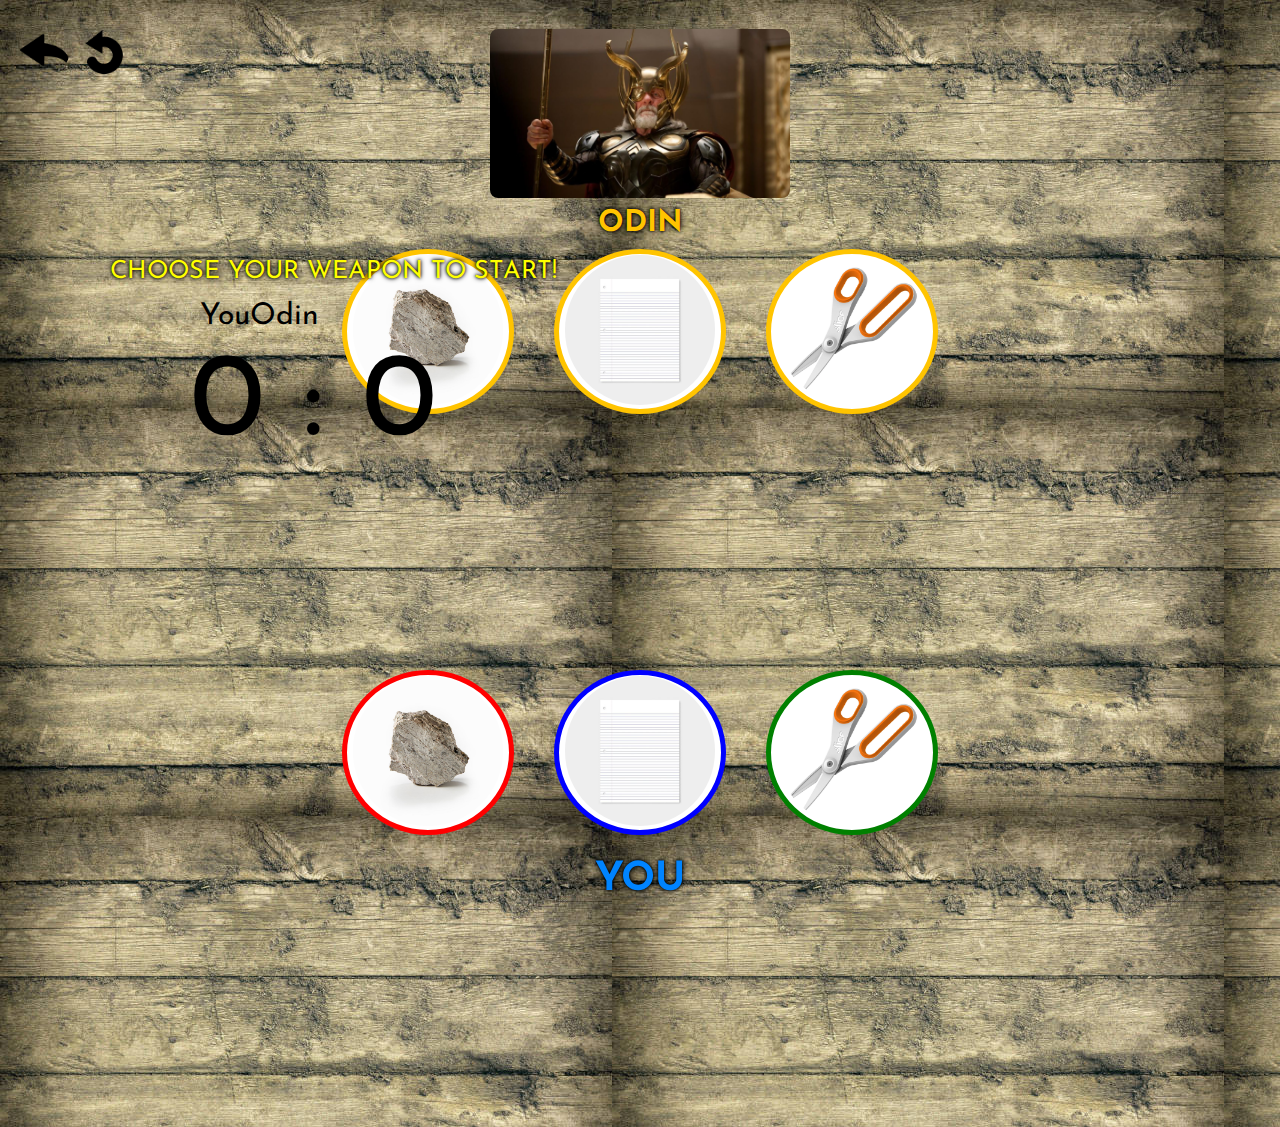
<file: game.html>
<!DOCTYPE html>
<html lang="en">
<head>
    <meta charset="UTF-8">
    <meta http-equiv="X-UA-Compatible" content="IE=edge">
    <meta name="viewport" content="width=device-width, initial-scale=1.0">
    <script src="script.js" defer></script>
    <link rel="stylesheet" href="src\style.css">
    <title>Rock Paper Scissor</title>
</head>
<body class="gameplaybackground">
    <a href="index.html"><img class="backlogo" src="src\340.png"></a>
    <button class="restartbutton"><img class="imagerestartbutton" src="src\restart-8.png"></button>

    <img class="odinphoto" src="src\odinphotogameplay.jpg">
    <p class="odinname">ODIN</p>
    
<div class="bars">
    <ul class="odinbar">
        <li><div class="border"><button class="gamebutton gamebuttonodin odingamebutton1"><img class ="Rock" src="src\rock.png" alt="Rock"></button></div></li>
        <li><div class="border"><button class="gamebutton gamebuttonodin odingamebutton2"><img class ="Paper" src="src\paper.jpg" alt="Paper"></button></div></li>
        <li><div class="border"><button class="gamebutton gamebuttonodin odingamebutton3"><img class ="Scissor" src="src\scissor.png" alt="Scissor"></button></div></li>
    </ul>
    <p class="sentence">CHOOSE YOUR WEAPON TO START!</p>
    <p class="namescore">YouㅤㅤㅤㅤOdin</p>
    <p class="score">0  :  0</p>


    <p class="winnerend">WINNER NAME WIN!</p>
    <ul class="yourbar">
        <li><div class="border"><button class="gamebutton gamebutton1"><img class ="Rock" src="src\rock.png" alt="Rock"></button></div></li>
        <li><div class="border"><button class="gamebutton gamebutton2"><img class ="Paper" src="src\paper.jpg" alt="Paper"></button></div></li>
        <li><div class="border"><button class="gamebutton gamebutton3"><img class ="Scissor" src="src\scissor.png" alt="Scissor"></button></div></li>
    </ul>

</div>

<p class="youname">YOU</p>

</body>
</html>
</file>
